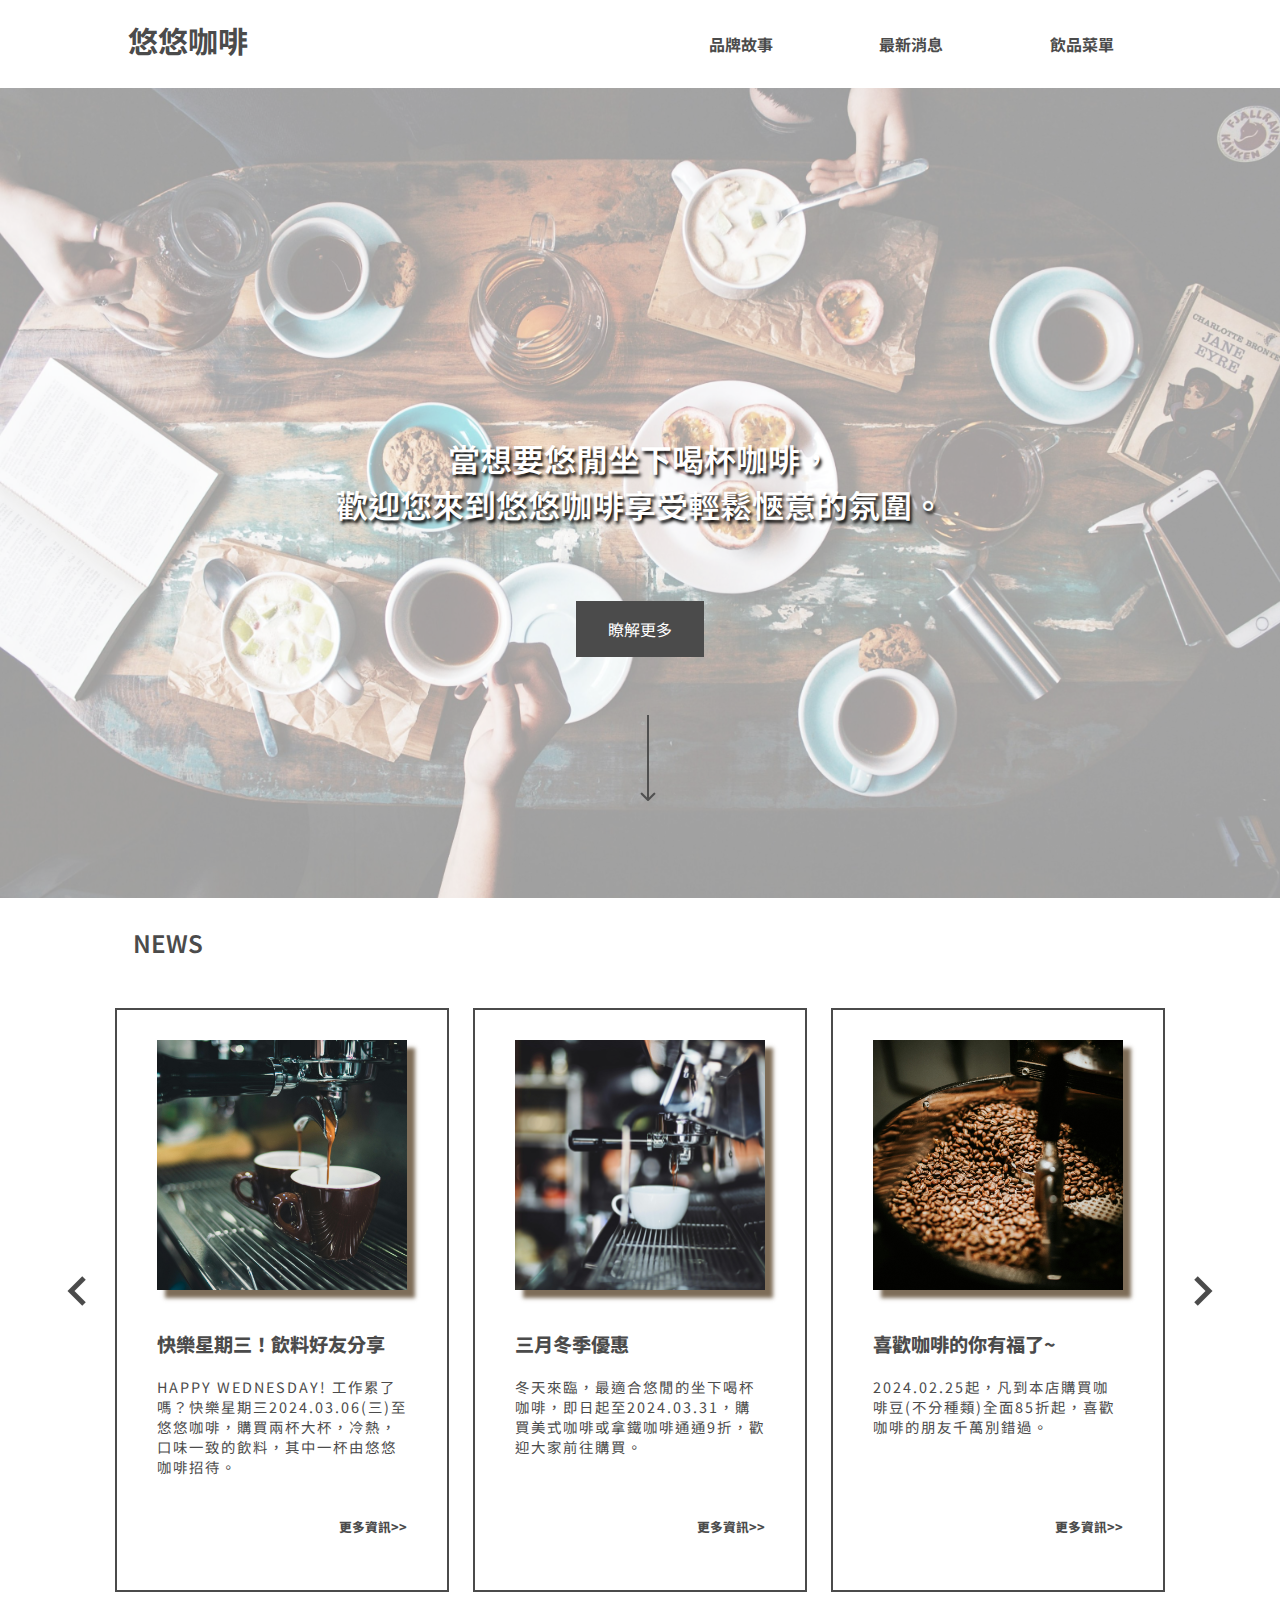
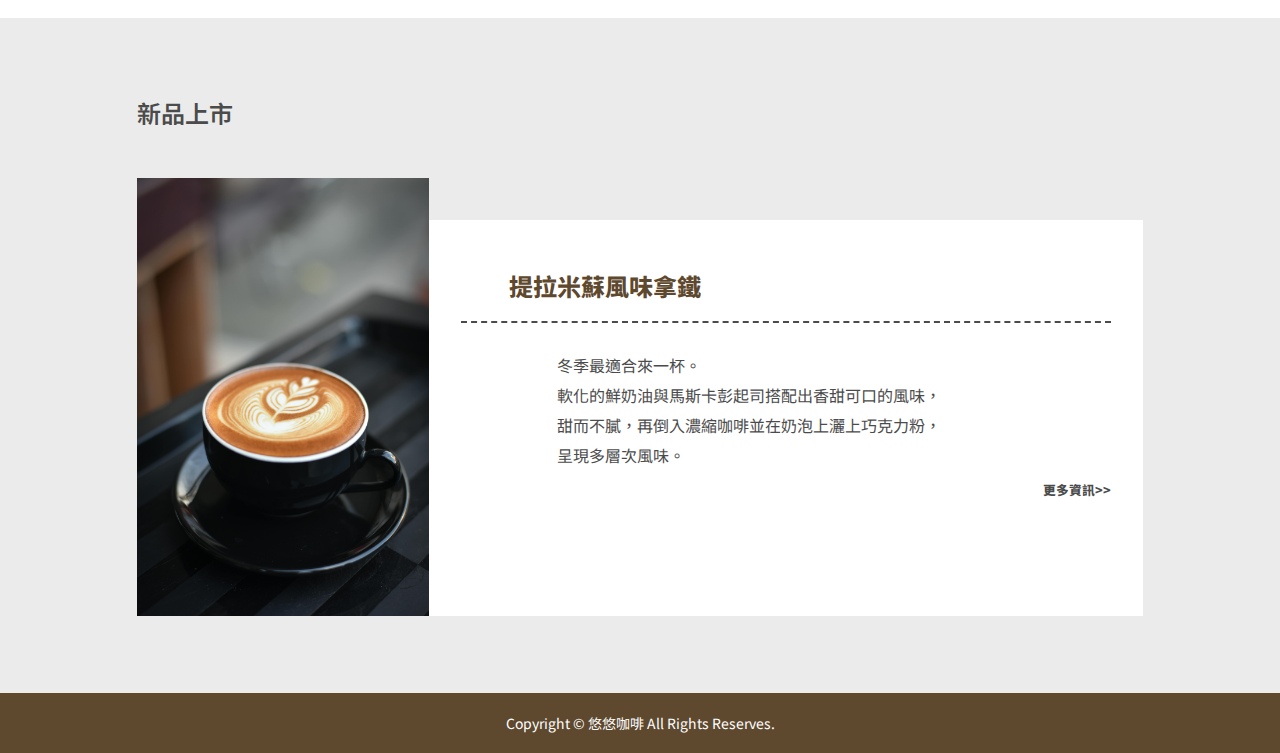
<file: index.html>
<!DOCTYPE html>
<html lang="zh-TW">
<head>
    <meta charset="UTF-8">
    <meta name="viewport" content="width=device-width, initial-scale=1.0">
    <link rel="stylesheet" href="css/style.css">
    <link rel="preconnect" href="https://fonts.googleapis.com">
    <link rel="preconnect" href="https://fonts.gstatic.com" crossorigin>
    <link href="https://fonts.googleapis.com/css2?family=Inter:wght@100..900&display=swap" rel="stylesheet">
    <link href="https://fonts.googleapis.com/css2?family=Noto+Sans+TC:wght@100..900&display=swap" rel="stylesheet">
    <title>悠悠咖啡</title>
</head>
<body>
    <header>
        <h1><a href="index.html">悠悠咖啡</a></h1>
        <nav>
            <ul>
                <li><a href="about.html">品牌故事</a></li>
                <li><a href="news.html">最新消息</a></li>
                <li><a href="meun.html">飲品菜單</a></li>
            </ul>
        </nav>
    </header>
    <main>
        <section class="block-1 flex">
            <div class="index-banner"></div>
            <div class="index-txt">
                <h2>當想要悠閒坐下喝杯咖啡，<br>歡迎您來到悠悠咖啡享受輕鬆愜意的氛圍。</h2>
                <a href="about.html">瞭解更多</a>
                <div class="arrow"></div>
            </div>
        </section>
        <section class="block-2 flex">
            <div>
                <h3>NEWS</h3>
                <div class="Wrapper">
                    <ul>
                        <li>
                            <div class="item">
                                <div class="item-Img">
                                    <img src="./images/news-1.jpg" alt="快樂星期三！飲料好友分享">
                                </div>
                                <div class="item-Txt">
                                    <p class="item-title">快樂星期三！飲料好友分享</p>
                                    <p class="item-text">HAPPY WEDNESDAY! 工作累了嗎？快樂星期三2024.03.06(三)至悠悠咖啡，購買兩杯大杯，冷熱，口味一致的飲料，其中一杯由悠悠咖啡招待。</p>
                                    <p class="more"><a href="news_content.html">更多資訊>></a></p>
                                </div>
                            </div>
                        </li>
                        <li>
                            <div class="item">
                                <div class="item-Img">
                                    <img src="./images/news-2.jpg" alt="三月冬季優惠">
                                </div>
                                <div class="item-Txt">
                                    <p class="item-title">三月冬季優惠</p>
                                    <p class="item-text">冬天來臨，最適合悠閒的坐下喝杯咖啡，即日起至2024.03.31，購買美式咖啡或拿鐵咖啡通通9折，歡迎大家前往購買。</p>
                                    <p class="more"><a href="#">更多資訊>></a></p>
                                </div>
                            </div>
                        </li>
                        <li>
                            <div class="item">
                                <div class="item-Img">
                                    <img src="./images/news-3.jpg" alt="喜歡咖啡的你有福了~">
                                </div>
                                <div class="item-Txt">
                                    <p class="item-title">喜歡咖啡的你有福了~</p>
                                    <p class="item-text">2024.02.25起，凡到本店購買咖啡豆(不分種類)全面85折起，喜歡咖啡的朋友千萬別錯過。</p>
                                    <p class="more"><a href="#">更多資訊>></a></p>
                                </div>
                            </div>
                        </li>
                    </ul>
                    <div class="item-control">
                        <a class="item-prev"></a>
                        <a class="item-next"></a>
                    </div>
                </div>
            </div>
        </section>
        <section class="block-3 flex bg--gray">
            <div class="introduce">
                <h3>新品上市</h3>
                <div class="commodity">
                    <div class="commodity-img">
                        <img src="./images/Tiramisu.jpg" alt="提拉米蘇風味拿鐵">
                    </div>
                    <div class="commodity-txt">
                        <p class="commodity-title">提拉米蘇風味拿鐵</p>
                        <p class="commodity-content">
                            冬季最適合來一杯。<br>
                            軟化的鮮奶油與馬斯卡彭起司搭配出香甜可口的風味，<br>
                            甜而不膩，再倒入濃縮咖啡並在奶泡上灑上巧克力粉，<br>
                            呈現多層次風味。
                        </p>
                        <p class="more"><a href="product.html">更多資訊>></a></p>
                    </div>
                </div>
            </div>
        </section>
    </main>
    <footer>
        <p>Copyright © 悠悠咖啡 All Rights Reserves.</p>
    </footer>
</body>
</html>
</file>
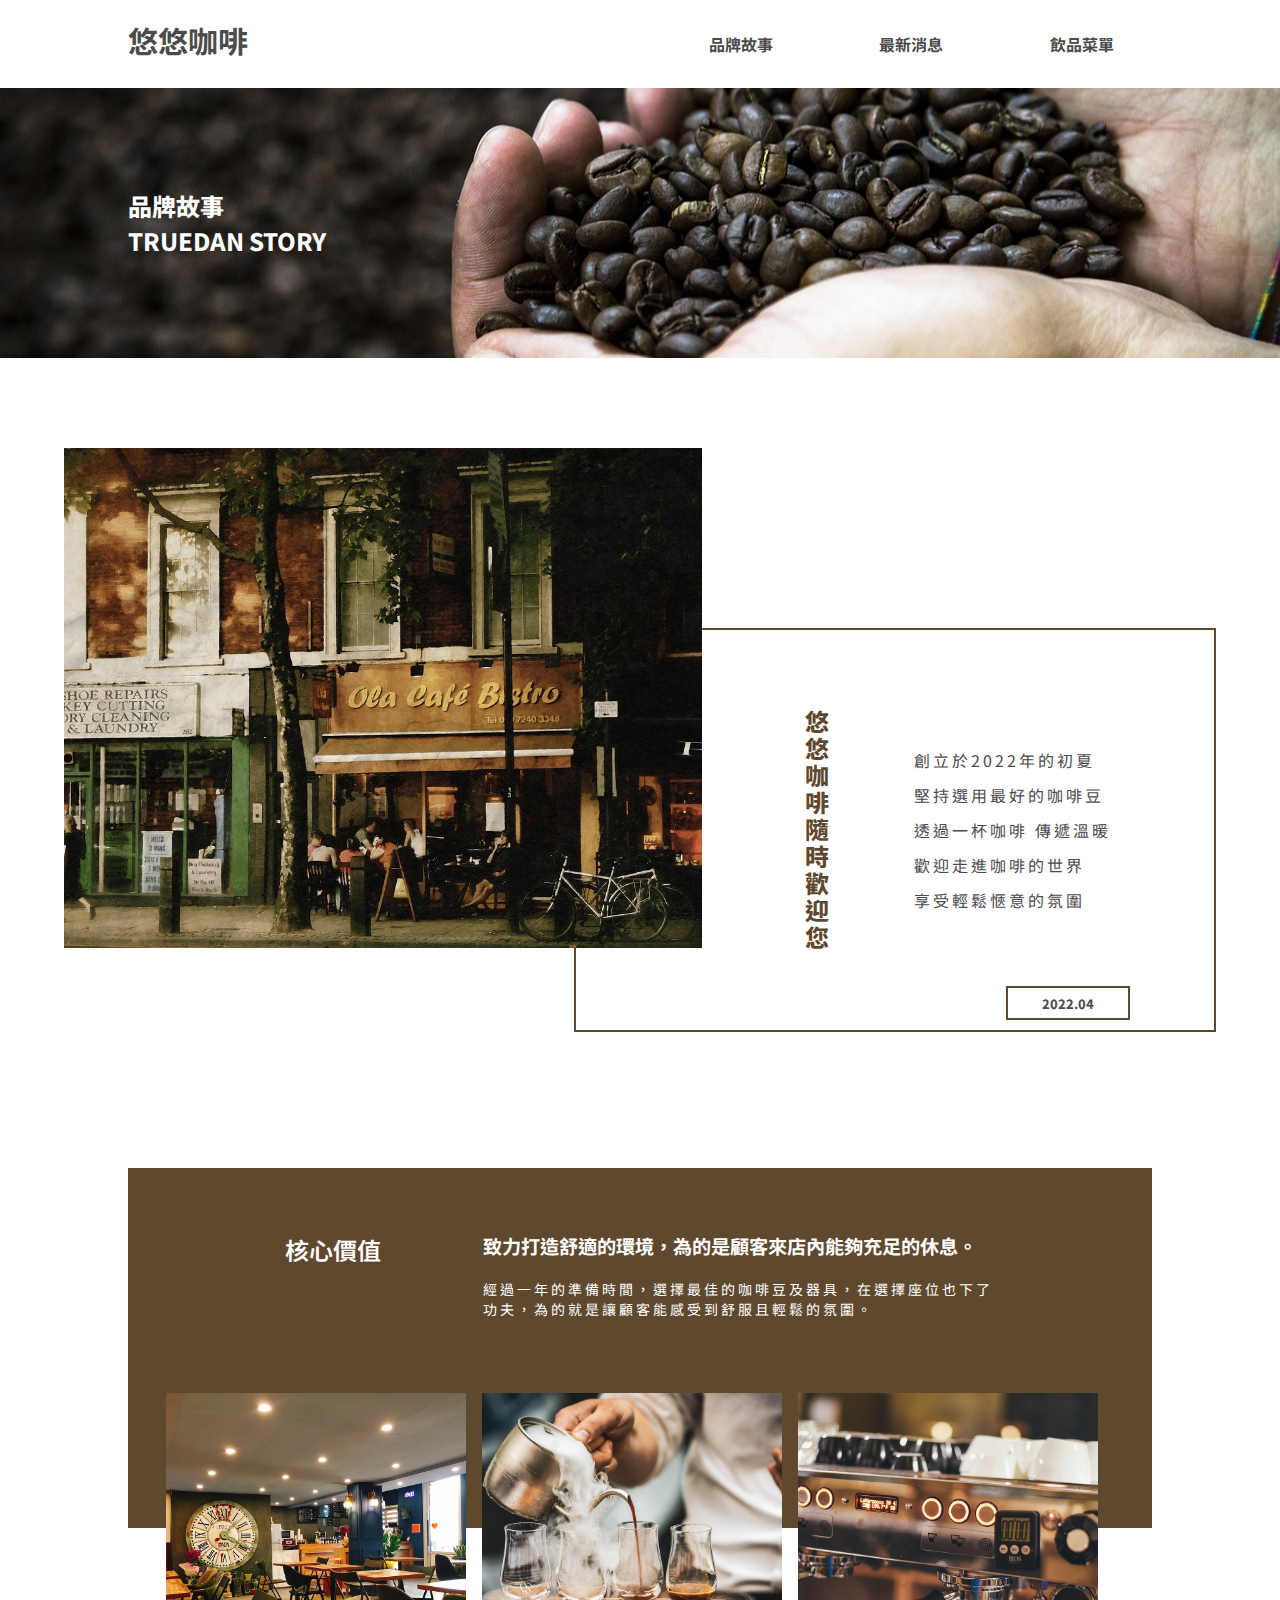
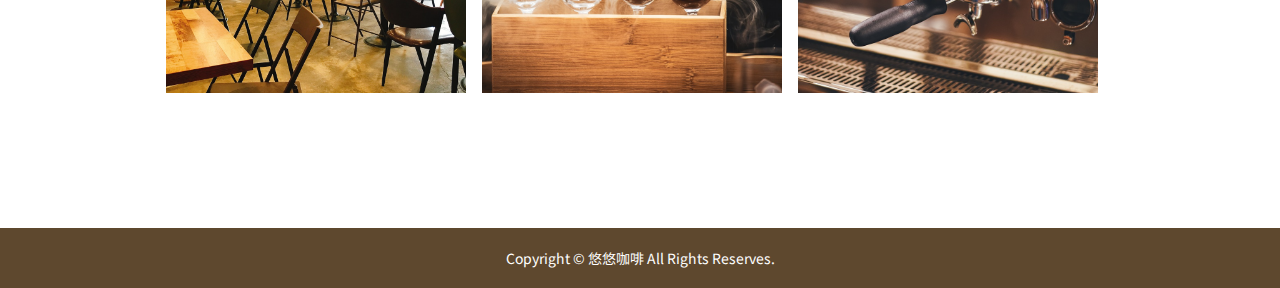
<file: about.html>
<!DOCTYPE html>
<html lang="zh-TW">
<head>
    <meta charset="UTF-8">
    <meta name="viewport" content="width=device-width, initial-scale=1.0">
    <link rel="stylesheet" href="css/style.css">
    <link rel="preconnect" href="https://fonts.googleapis.com">
    <link rel="preconnect" href="https://fonts.gstatic.com" crossorigin>
    <link href="https://fonts.googleapis.com/css2?family=Inter:wght@100..900&display=swap" rel="stylesheet">
    <link href="https://fonts.googleapis.com/css2?family=Noto+Sans+TC:wght@100..900&display=swap" rel="stylesheet">
    <title>悠悠咖啡</title>
</head>
<body>
    <header>
        <h1><a href="index.html">悠悠咖啡</a></h1>
        <nav>
            <ul>
                <li><a href="about.html">品牌故事</a></li>
                <li><a href="news.html">最新消息</a></li>
                <li><a href="meun.html">飲品菜單</a></li>
            </ul>
        </nav>
    </header>
    <main>
        <div class="banner banner-about">
            <p class="banner-title">品牌故事</p>
            <p class="banner-title">TRUEDAN STORY</p>
        </div>
        <section>
            <div class="about-content">
                <div class="about-img">
                    <img src="./images/store.jpg" alt="品牌故事">
                </div>
                <div class="about-introduce">
                    <p class="about-title">悠悠咖啡隨時歡迎您</p>
                    <div class="about-txt">
                        <p>創立於2022年的初夏</p>
                        <p>堅持選用最好的咖啡豆</p>
                        <p>透過一杯咖啡 傳遞溫暖</p>
                        <p>歡迎走進咖啡的世界</p>
                        <p>享受輕鬆愜意的氛圍</p>
                    </div>
                </div>
                <div class="year-label">
                    <p>2022.04</p>
                </div>
            </div>
        </section>
        <section>
            <div class="corevalue">
                <div class="corevalue-background bg--brown">
                    <div class="corevalue-txt">
                        <h3>核心價值</h3>
                        <div class="corevalue-content">
                            <h4>致力打造舒適的環境，為的是顧客來店內能夠充足的休息。</h4>
                            <p>經過一年的準備時間，選擇最佳的咖啡豆及器具，在選擇座位也下了功夫，為的就是讓顧客能感受到舒服且輕鬆的氛圍。</p>
                        </div>
                    </div>
                </div>
                <div class="corevalue-img">
                    <div><img src="./images/corevalue-1.jpg" alt="店面環境"></div>
                    <div><img src="./images/corevalue-2.jpg" alt="製作過程"></div>
                    <div><img src="./images/corevalue-3.jpg" alt="咖啡機"></div>
                </div>
            </div>
        </section>
    </main>
    <footer>
        <p>Copyright © 悠悠咖啡 All Rights Reserves.</p>
    </footer>
</body>
</html>
</file>
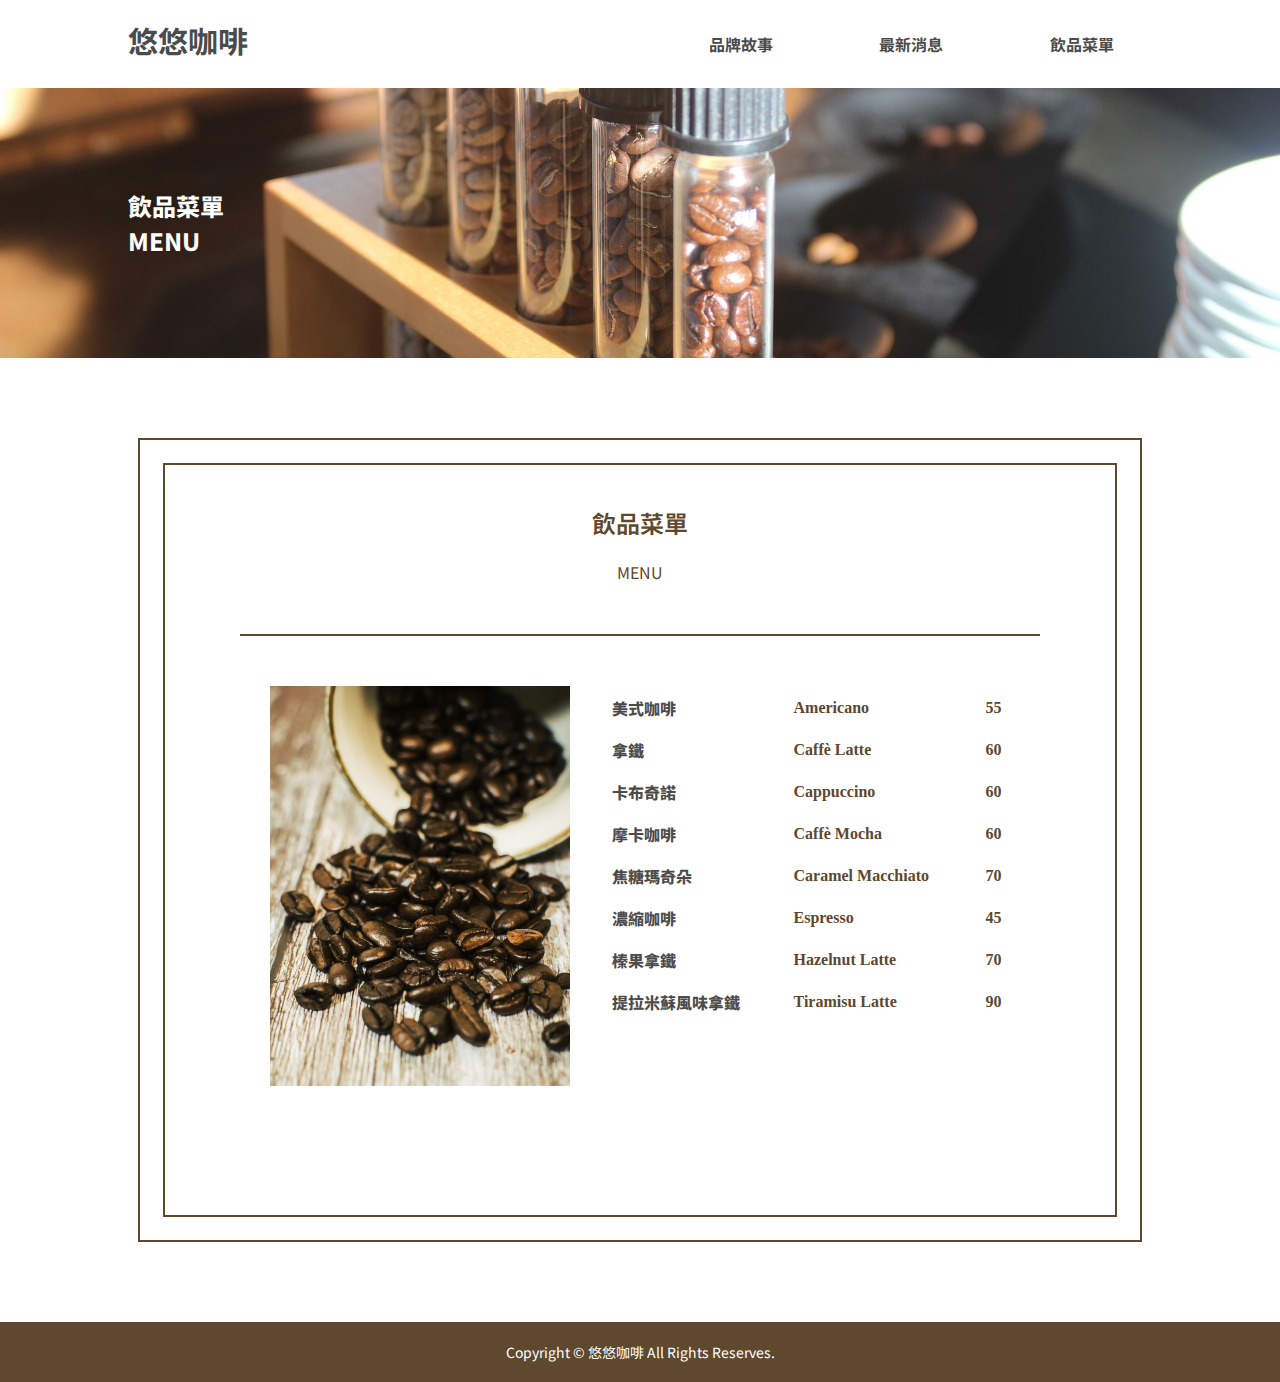
<file: meun.html>
<!DOCTYPE html>
<html lang="zh-TW">
<head>
    <meta charset="UTF-8">
    <meta name="viewport" content="width=device-width, initial-scale=1.0">
    <link rel="stylesheet" href="css/style.css">
    <link rel="preconnect" href="https://fonts.googleapis.com">
    <link rel="preconnect" href="https://fonts.gstatic.com" crossorigin>
    <link href="https://fonts.googleapis.com/css2?family=Inter:wght@100..900&display=swap" rel="stylesheet">
    <link href="https://fonts.googleapis.com/css2?family=Noto+Sans+TC:wght@100..900&display=swap" rel="stylesheet">
    <title>悠悠咖啡</title>
</head>
<body>
    <header>
        <h1><a href="index.html">悠悠咖啡</a></h1>
        <nav>
            <ul>
                <li><a href="about.html">品牌故事</a></li>
                <li><a href="news.html">最新消息</a></li>
                <li><a href="meun.html">飲品菜單</a></li>
            </ul>
        </nav>
    </header>
    <main>
        <div class="banner banner-meun">
            <p class="banner-title">飲品菜單</p>
            <p class="banner-title">MENU</p>
        </div>
        <section class="flex">
            <div class="menu flex border-solid">
                <div class="menu-box border-solid">
                    <div class="menu-title flex">
                        <h3>飲品菜單</h3>
                        <p>MENU</p>
                        <div class="menu-line"></div>
                    </div>
                    <div class="menu-content flex">
                        <div class="menu-img">
                            <img src="./images/menu.jpg" alt="飲品菜單">
                        </div>
                        <div class="menu-product">
                            <table>
                                <tbody>
                                    <tr>
                                        <td><a href="#">美式咖啡</a></td>
                                        <td>Americano</td>
                                        <td>55</td>
                                    </tr>
                                    <tr>
                                        <td><a href="#">拿鐵</a></td>
                                        <td>Caffè Latte</td>
                                        <td>60</td>
                                    </tr>
                                    <tr>
                                        <td><a href="#">卡布奇諾</a></td>
                                        <td>Cappuccino</td>
                                        <td>60</td>
                                    </tr>
                                    <tr>
                                        <td><a href="#">摩卡咖啡</a></td>
                                        <td>Caffè Mocha</td>
                                        <td>60</td>
                                    </tr>
                                    <tr>
                                        <td><a href="#">焦糖瑪奇朵</a></td>
                                        <td>Caramel Macchiato</td>
                                        <td>70</td>
                                    </tr>
                                    <tr>
                                        <td><a href="#">濃縮咖啡</a></td>
                                        <td>Espresso</td>
                                        <td>45</td>
                                    </tr>
                                    <tr>
                                        <td><a href="#">榛果拿鐵</a></td>
                                        <td>Hazelnut Latte</td>
                                        <td>70</td>
                                    </tr>
                                    <tr>
                                        <td><a href="product.html">提拉米蘇風味拿鐵</a></td>
                                        <td>Tiramisu Latte</td>
                                        <td>90</td>
                                    </tr>
                                </tbody>
                            </table>
                        </div>
                    </div>
                </div>
            </div>
        </section>
    </main>
    <footer>
        <p>Copyright © 悠悠咖啡 All Rights Reserves.</p>
    </footer>
</body>
</html>
</file>
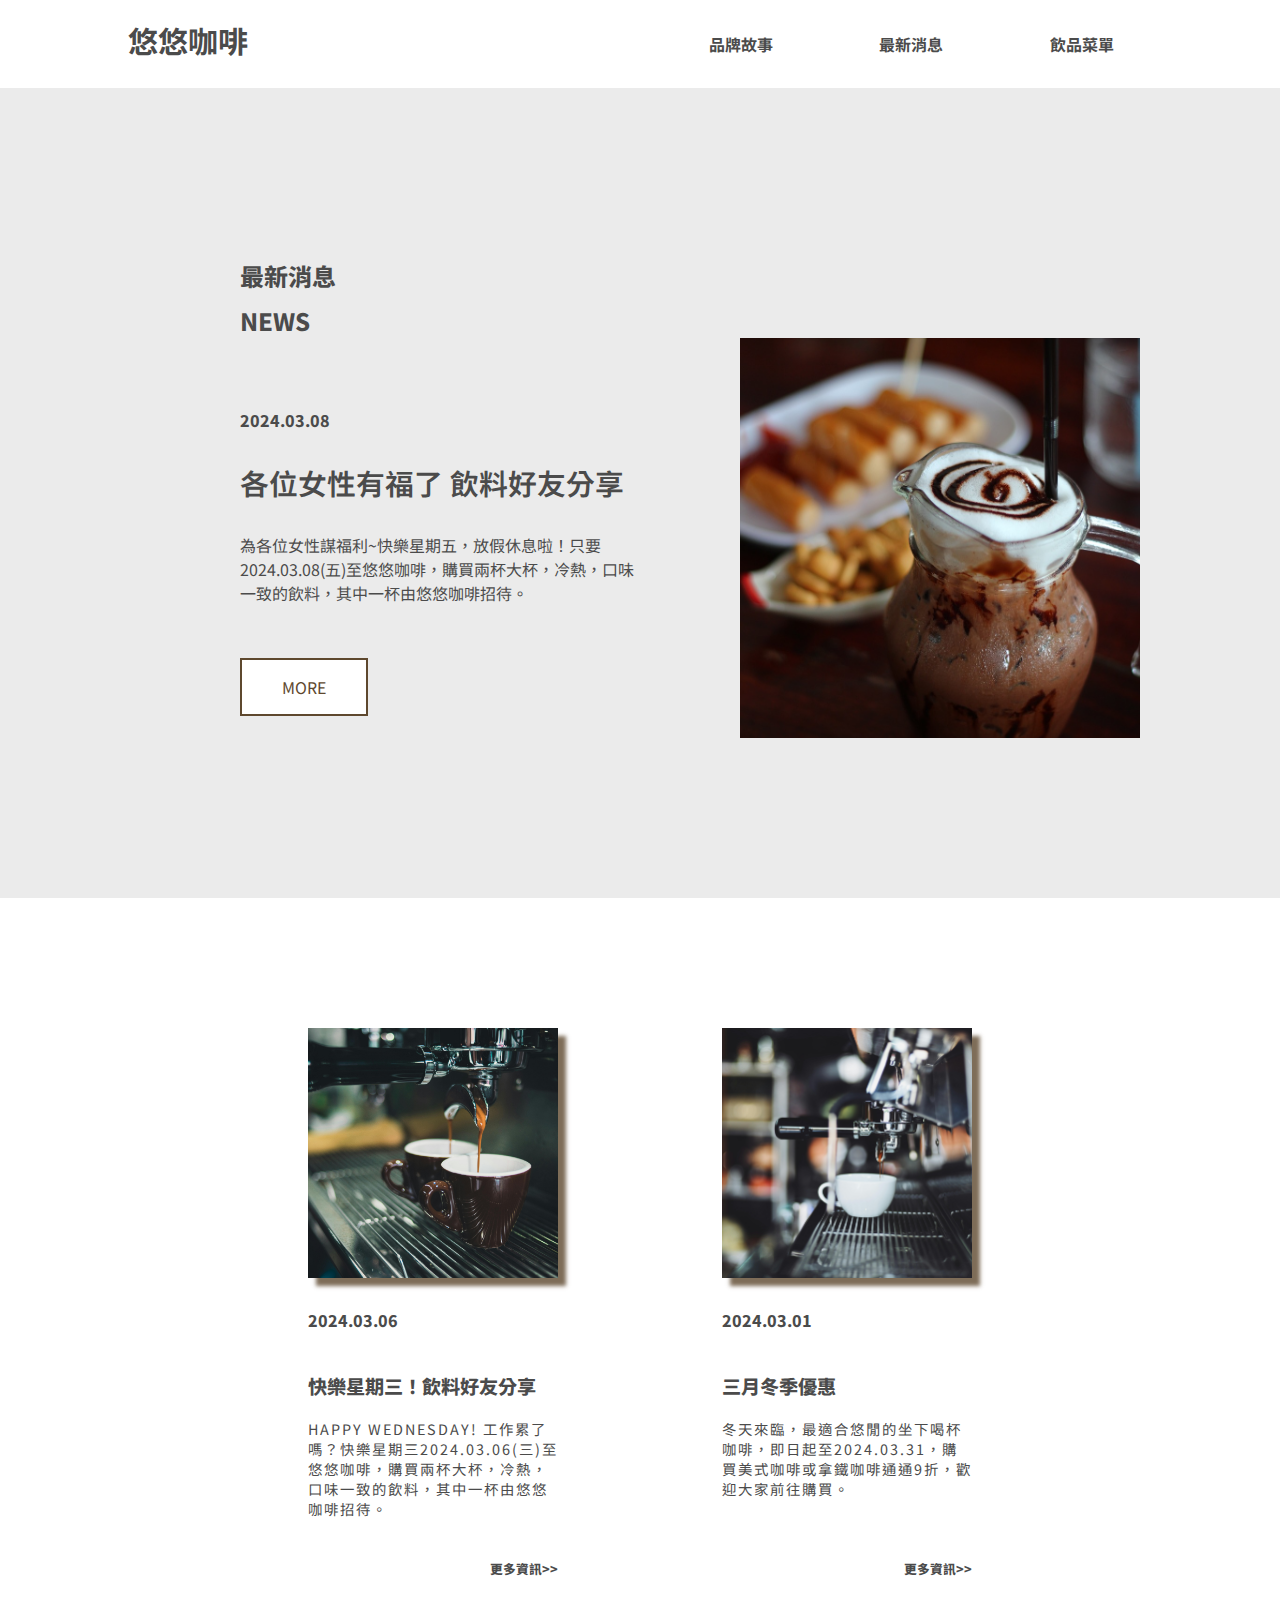
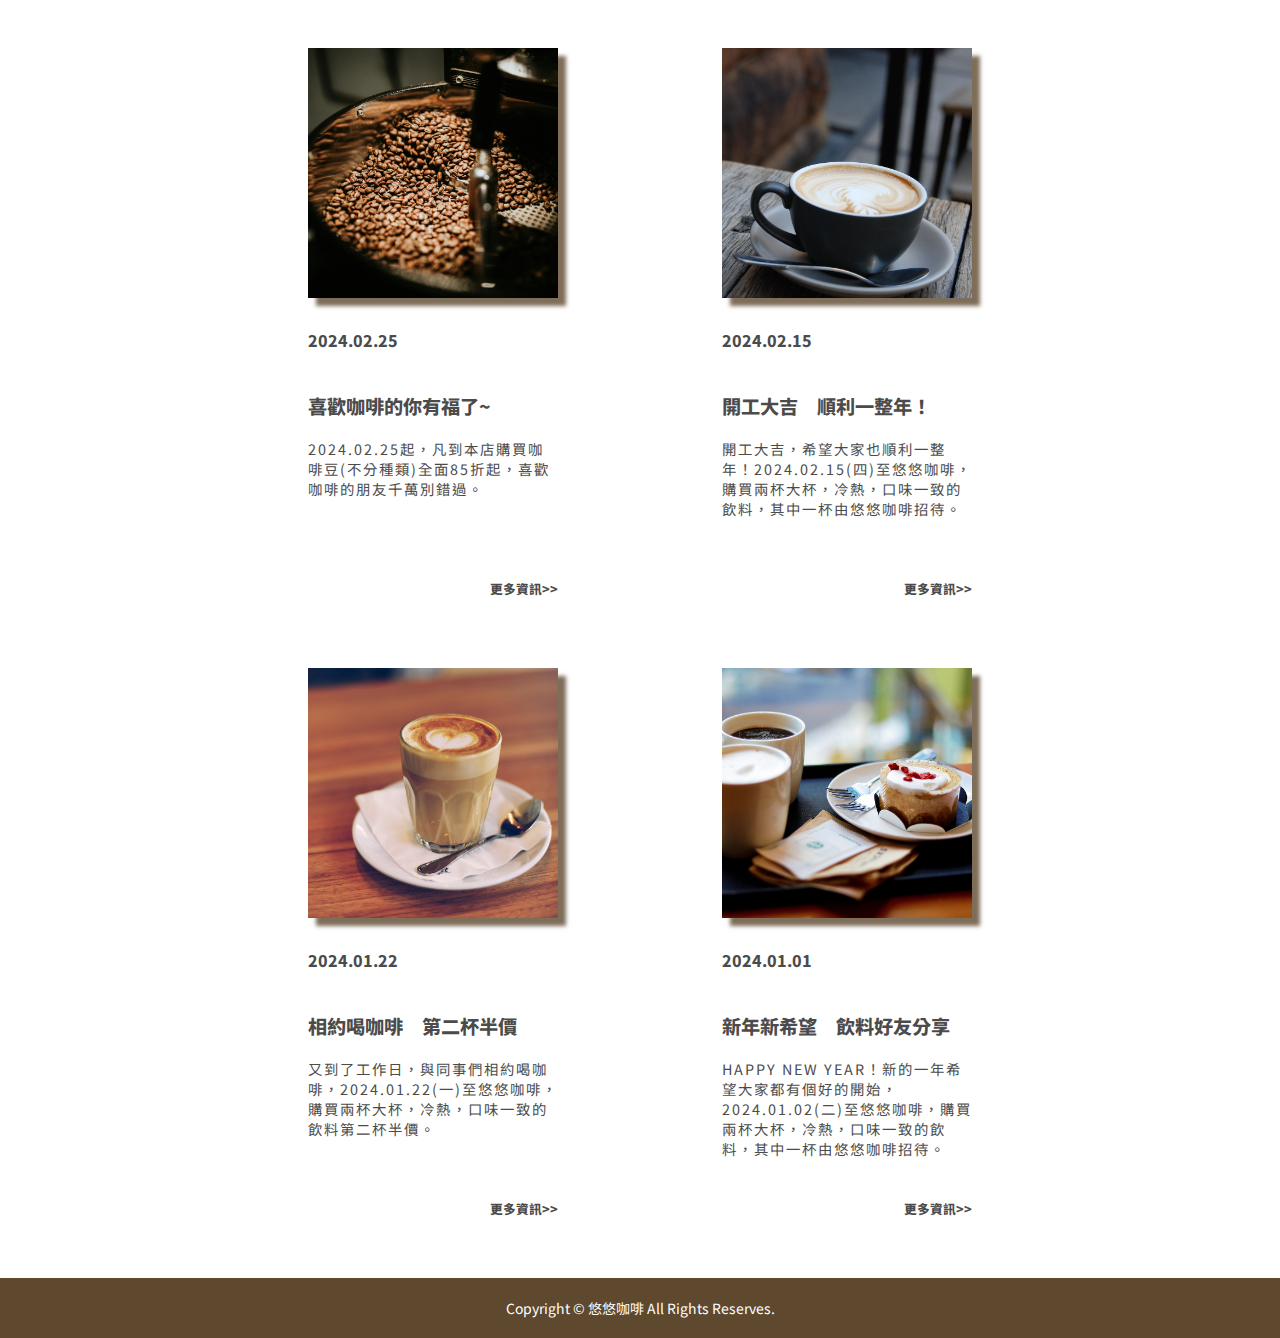
<file: news.html>
<!DOCTYPE html>
<html lang="zh-TW">
<head>
    <meta charset="UTF-8">
    <meta name="viewport" content="width=device-width, initial-scale=1.0">
    <link rel="stylesheet" href="css/style.css">
    <link rel="preconnect" href="https://fonts.googleapis.com">
    <link rel="preconnect" href="https://fonts.gstatic.com" crossorigin>
    <link href="https://fonts.googleapis.com/css2?family=Inter:wght@100..900&display=swap" rel="stylesheet">
    <link href="https://fonts.googleapis.com/css2?family=Noto+Sans+TC:wght@100..900&display=swap" rel="stylesheet">
    <title>悠悠咖啡</title>
</head>
<body>
    <header>
        <h1><a href="index.html">悠悠咖啡</a></h1>
        <nav>
            <ul>
                <li><a href="about.html">品牌故事</a></li>
                <li><a href="news.html">最新消息</a></li>
                <li><a href="meun.html">飲品菜單</a></li>
            </ul>
        </nav>
    </header>
    <main>
        <section class="bg--gray flex">
            <div class="content flex info-block1">
                <div class="info-title">
                    <p>最新消息</p>
                    <p>NEWS</p>
                </div>
                <div class="flex info-txt">
                    <div class="info-top-txt">
                        <p class="blod">2024.03.08</p>
                        <h2>各位女性有福了 飲料好友分享</h2>
                        <p>為各位女性謀福利~快樂星期五，放假休息啦！只要2024.03.08(五)至悠悠咖啡，購買兩杯大杯，冷熱，口味一致的飲料，其中一杯由悠悠咖啡招待。</p>
                        <div class="more-button">
                            <a href="news_top.html">MORE</a>
                        </div>
                    </div>
                    <div class="info-head-img">
                        <img src="./images/news-top.jpg" alt="各位女性有福了 飲料好友分享">
                    </div>
                </div>
            </div>
        </section>
        <section class="flex">
            <div class="info-block2 flex Wrapper">
                <ul>
                    <li>
                        <div class="item">
                            <div class="item-Img">
                                <img src="./images/news-1.jpg" alt="快樂星期三！飲料好友分享">
                            </div>
                            <div class="item-date">
                                <p class="blod">2024.03.06</p>
                            </div>
                            <div class="item-Txt">
                                <p class="item-title">快樂星期三！飲料好友分享</p>
                                <p class="item-text">HAPPY WEDNESDAY! 工作累了嗎？快樂星期三2024.03.06(三)至悠悠咖啡，購買兩杯大杯，冷熱，口味一致的飲料，其中一杯由悠悠咖啡招待。</p>
                                <p class="more"><a href="news_content.html">更多資訊>></a></p>
                            </div>
                        </div>
                    </li>
                    <li>
                        <div class="item">
                            <div class="item-Img">
                                <img src="./images/news-2.jpg" alt="三月冬季優惠">
                            </div>
                            <div class="item-date">
                                <p class="blod">2024.03.01</p>
                            </div>
                            <div class="item-Txt">
                                <p class="item-title">三月冬季優惠</p>
                                <p class="item-text">冬天來臨，最適合悠閒的坐下喝杯咖啡，即日起至2024.03.31，購買美式咖啡或拿鐵咖啡通通9折，歡迎大家前往購買。</p>
                                <p class="more"><a href="#">更多資訊>></a></p>
                            </div>
                        </div>
                    </li>
                    <li>
                        <div class="item">
                            <div class="item-Img">
                                <img src="./images/news-3.jpg" alt="喜歡咖啡的你有福了~">
                            </div>
                            <div class="item-date">
                                <p class="blod">2024.02.25</p>
                            </div>
                            <div class="item-Txt">
                                <p class="item-title">喜歡咖啡的你有福了~</p>
                                <p class="item-text">2024.02.25起，凡到本店購買咖啡豆(不分種類)全面85折起，喜歡咖啡的朋友千萬別錯過。</p>
                                <p class="more"><a href="#">更多資訊>></a></p>
                            </div>
                        </div>
                    </li>
                    <li>
                        <div class="item">
                            <div class="item-Img">
                                <img src="./images/news-4.jpg" alt="開工大吉　順利一整年！">
                            </div>
                            <div class="item-date">
                                <p class="blod">2024.02.15</p>
                            </div>
                            <div class="item-Txt">
                                <p class="item-title">開工大吉　順利一整年！</p>
                                <p class="item-text">開工大吉，希望大家也順利一整年！2024.02.15(四)至悠悠咖啡，購買兩杯大杯，冷熱，口味一致的飲料，其中一杯由悠悠咖啡招待。</p>
                                <p class="more"><a href="#">更多資訊>></a></p>
                            </div>
                        </div>
                    </li>
                    <li>
                        <div class="item">
                            <div class="item-Img">
                                <img src="./images/news-5.jpg" alt="" class="img-bottom">
                            </div>
                            <div class="item-date">
                                <p class="blod">2024.01.22</p>
                            </div>
                            <div class="item-Txt">
                                <p class="item-title">相約喝咖啡　第二杯半價</p>
                                <p class="item-text">又到了工作日，與同事們相約喝咖啡，2024.01.22(一)至悠悠咖啡，購買兩杯大杯，冷熱，口味一致的飲料第二杯半價。</p>
                                <p class="more"><a href="#">更多資訊>></a></p>
                            </div>
                        </div>
                    </li>
                    <li>
                        <div class="item">
                            <div class="item-Img">
                                <img src="./images/news-6.jpg" alt="">
                            </div>
                            <div class="item-date">
                                <p class="blod">2024.01.01</p>
                            </div>
                            <div class="item-Txt">
                                <p class="item-title">新年新希望　飲料好友分享</p>
                                <p class="item-text">HAPPY NEW YEAR！新的一年希望大家都有個好的開始，2024.01.02(二)至悠悠咖啡，購買兩杯大杯，冷熱，口味一致的飲料，其中一杯由悠悠咖啡招待。</p>
                                <p class="more"><a href="#">更多資訊>></a></p>
                            </div>
                        </div>
                    </li>
                </ul>
                <div class="item-control">
                    <a class="item-prev"></a>
                    <a class="item-next"></a>
                </div>
            </div>
        </section>
    </main>
    <footer>
        <p>Copyright © 悠悠咖啡 All Rights Reserves.</p>
    </footer>
</body>
</html>
</file>
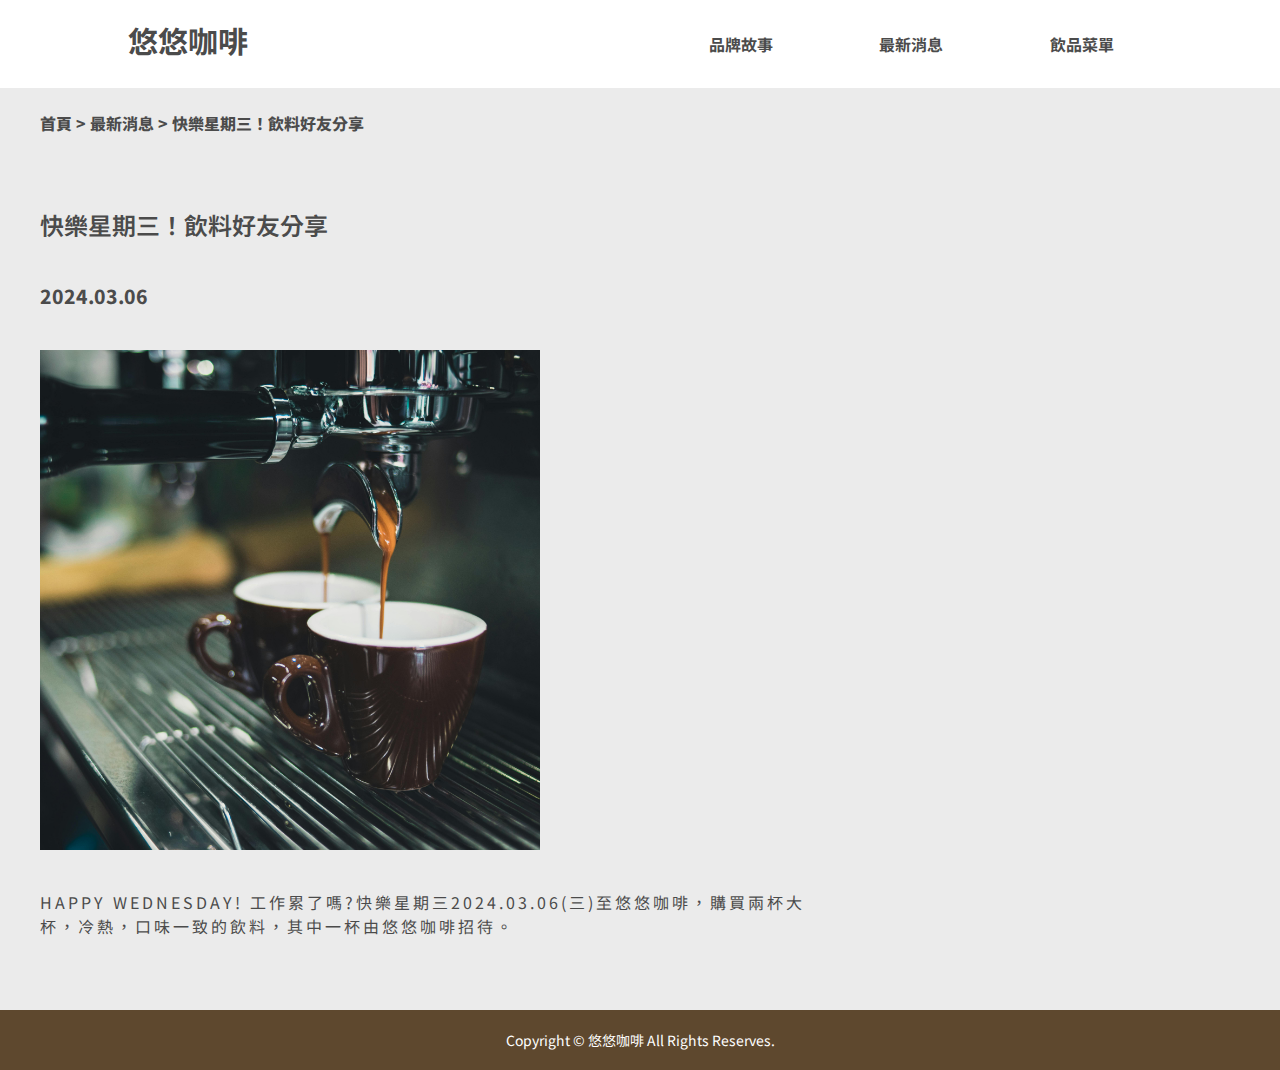
<file: news_content.html>
<!DOCTYPE html>
<html lang="zh-TW">
<head>
    <meta charset="UTF-8">
    <meta name="viewport" content="width=device-width, initial-scale=1.0">
    <link rel="stylesheet" href="css/style.css">
    <link rel="preconnect" href="https://fonts.googleapis.com">
    <link rel="preconnect" href="https://fonts.gstatic.com" crossorigin>
    <link href="https://fonts.googleapis.com/css2?family=Inter:wght@100..900&display=swap" rel="stylesheet">
    <link href="https://fonts.googleapis.com/css2?family=Noto+Sans+TC:wght@100..900&display=swap" rel="stylesheet">
    <title>悠悠咖啡</title>
</head>
<body>
    <header>
        <h1><a href="index.html">悠悠咖啡</a></h1>
        <nav>
            <ul>
                <li><a href="about.html">品牌故事</a></li>
                <li><a href="news.html">最新消息</a></li>
                <li><a href="meun.html">飲品菜單</a></li>
            </ul>
        </nav>
    </header>
    <main>
        <div class="flex bg--gray">
            <div class="content">
                <div class="link">
                    <ul>
                        <li>
                            <a href="index.html">首頁 ></a>
                        </li>
                        <li>
                            <a href="news.html">最新消息 ></a>
                        </li>
                        <li>
                            <a href="news_content.html">快樂星期三！飲料好友分享</a>
                        </li>
                    </ul>
                </div>
                <div class="news-txt">
                    <h3>快樂星期三！飲料好友分享</h3>
                    <p class="news-date">2024.03.06</p>
                    <div class="news-img"><img src="./images/news-1.jpg" alt="快樂星期三！飲料好友分享"></div>
                    <p class="news-information">HAPPY WEDNESDAY! 工作累了嗎?快樂星期三2024.03.06(三)至悠悠咖啡，購買兩杯大杯，冷熱，口味一致的飲料，其中一杯由悠悠咖啡招待。</p>
                </div>            
            </div>
        </div>
    </main>
    <footer>
        <p>Copyright © 悠悠咖啡 All Rights Reserves.</p>
    </footer>
</body>
</html>
</file>
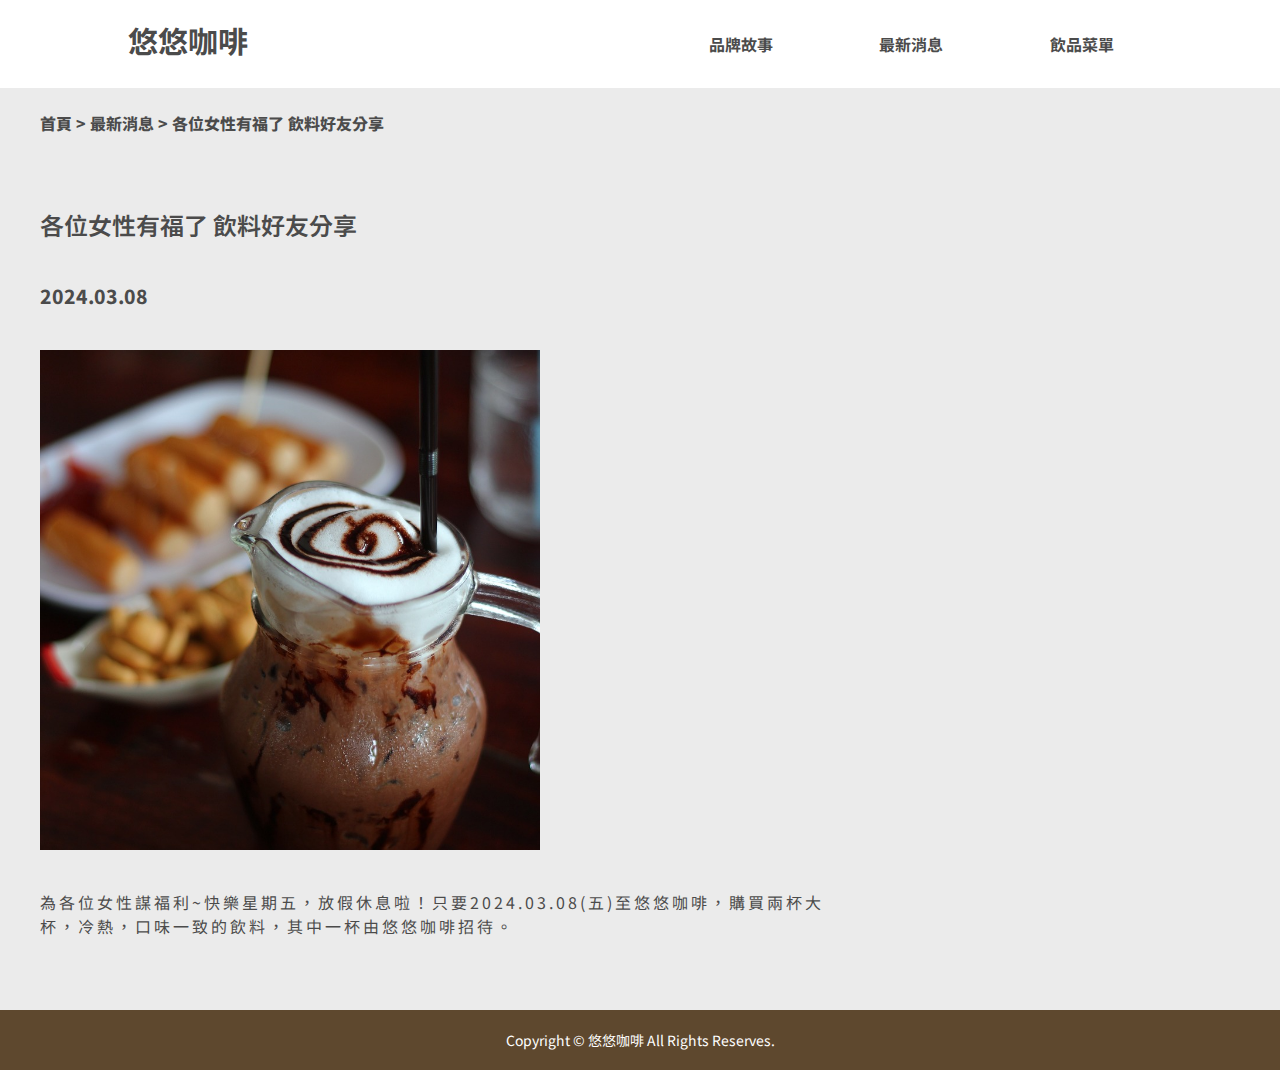
<file: news_top.html>
<!DOCTYPE html>
<html lang="zh-TW">
<head>
    <meta charset="UTF-8">
    <meta name="viewport" content="width=device-width, initial-scale=1.0">
    <link rel="stylesheet" href="css/style.css">
    <link rel="preconnect" href="https://fonts.googleapis.com">
    <link rel="preconnect" href="https://fonts.gstatic.com" crossorigin>
    <link href="https://fonts.googleapis.com/css2?family=Inter:wght@100..900&display=swap" rel="stylesheet">
    <link href="https://fonts.googleapis.com/css2?family=Noto+Sans+TC:wght@100..900&display=swap" rel="stylesheet">
    <title>悠悠咖啡</title>
</head>
<body>
    <header>
        <h1><a href="index.html">悠悠咖啡</a></h1>
        <nav>
            <ul>
                <li><a href="about.html">品牌故事</a></li>
                <li><a href="news.html">最新消息</a></li>
                <li><a href="meun.html">飲品菜單</a></li>
            </ul>
        </nav>
    </header>
    <main>
        <div class="flex bg--gray">
            <div class="content">
                <div class="link">
                    <ul>
                        <li>
                            <a href="index.html">首頁 ></a>
                        </li>
                        <li>
                            <a href="news.html">最新消息 ></a>
                        </li>
                        <li>
                            <a href="news_content.html">各位女性有福了 飲料好友分享</a>
                        </li>
                    </ul>
                </div>
                <div class="news-txt">
                    <h3>各位女性有福了 飲料好友分享</h3>
                    <p class="news-date">2024.03.08</p>
                    <div class="news-img"><img src="./images/news-top.jpg" alt="各位女性有福了 飲料好友分享"></div>
                    <p class="news-information">為各位女性謀福利~快樂星期五，放假休息啦！只要2024.03.08(五)至悠悠咖啡，購買兩杯大杯，冷熱，口味一致的飲料，其中一杯由悠悠咖啡招待。</p>
                </div>            
            </div>
        </div>
    </main>
    <footer>
        <p>Copyright © 悠悠咖啡 All Rights Reserves.</p>
    </footer>
</body>
</html>
</file>
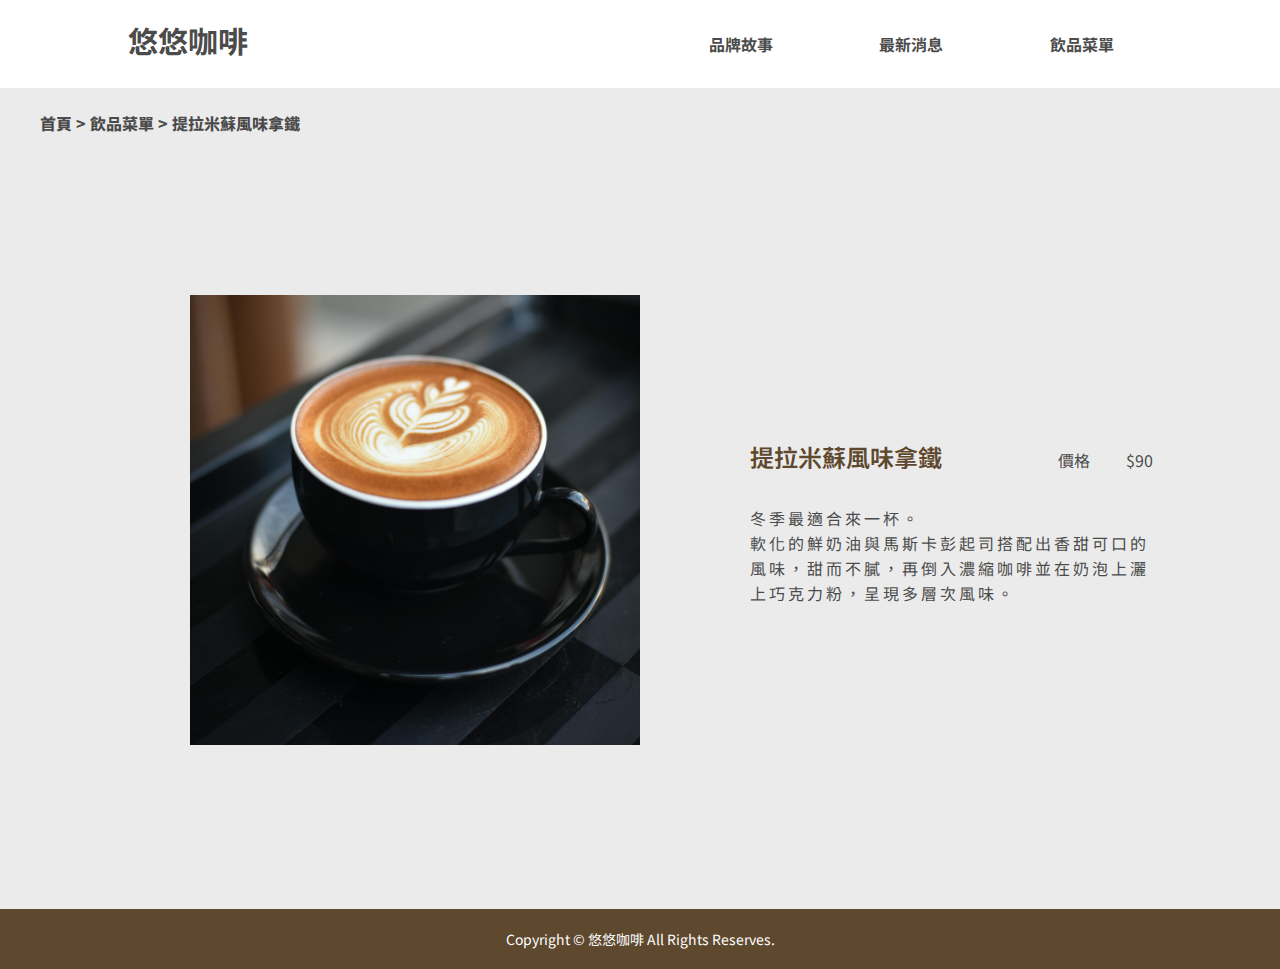
<file: product.html>
<!DOCTYPE html>
<html lang="zh-TW">
<head>
    <meta charset="UTF-8">
    <meta name="viewport" content="width=device-width, initial-scale=1.0">
    <link rel="stylesheet" href="css/style.css">
    <link rel="preconnect" href="https://fonts.googleapis.com">
    <link rel="preconnect" href="https://fonts.gstatic.com" crossorigin>
    <link href="https://fonts.googleapis.com/css2?family=Inter:wght@100..900&display=swap" rel="stylesheet">
    <link href="https://fonts.googleapis.com/css2?family=Noto+Sans+TC:wght@100..900&display=swap" rel="stylesheet">
    <title>悠悠咖啡</title>
</head>
<body>
    <header>
        <h1><a href="index.html">悠悠咖啡</a></h1>
        <nav>
            <ul>
                <li><a href="about.html">品牌故事</a></li>
                <li><a href="news.html">最新消息</a></li>
                <li><a href="meun.html">飲品菜單</a></li>
            </ul>
        </nav>
    </header>
    <main>
        <section>
            <div class="flex bg--gray">
                <div class="content">
                    <div class="link">
                        <ul>
                            <li>
                                <a href="index.html">首頁 ></a>
                            </li>
                            <li>
                                <a href="meun.html">飲品菜單 ></a>
                            </li>
                            <li>
                                <a href="product.html">提拉米蘇風味拿鐵</a>
                            </li>
                        </ul>
                    </div>
                    <div class="flex product-content">
                        <div class="product-background">
                            <div class="product-img"><img src="./images/Tiramisu.jpg" alt="提拉米蘇風味拿鐵"></div>
                        </div>
                        <div class="product-txt">
                            <div class="product-title">
                                <ul>
                                    <li>
                                        <h3>提拉米蘇風味拿鐵</h3>
                                    </li>
                                    <li>
                                        <p>價格</p>
                                    </li>
                                    <li>
                                        <p>$90</p>
                                    </li>
                                </ul>
                            </div>
                            <div class="product-introduce">
                                <p>冬季最適合來一杯。</p>
                                <p>軟化的鮮奶油與馬斯卡彭起司搭配出香甜可口的風味，甜而不膩，再倒入濃縮咖啡並在奶泡上灑上巧克力粉，呈現多層次風味。</p>
                            </div>
                        </div>
                    </div>        
                </div>
            </div>
        </section>
    </main>
    <footer>
        <p>Copyright © 悠悠咖啡 All Rights Reserves.</p>
    </footer>
</body>
</html>
</file>
<file: css/style.css>
* {
    padding: 0;
    margin: 0;
}

body {
    background-color: #fff;
}

header {
    width: 100%;
    height: 5.5em;
    background-color: #fff;
    z-index: 999;
}

section {
    width: 100%;
    height: 100%;
}

h1, h2, h3, h4, h5, p, a {
    font-family: "Noto Sans TC", "Inter", sans-serif;
    color: #4b4b4b;
}

h1, h2, h3 {
    font-weight: 600;
}

h1 {
    font-size: 2em;
}

h2 {
    font-size: 2em;
}

h3 {
    font-size: 1.5em;
}

p {
    font-size: 1em;
}

a {
    font-size: 1em;
    text-decoration: none;
}

a:hover {
    color: #AA5C00;
    font-weight: 800;
}

img {
    width: 100%;
    height: 100%;
    object-fit: cover;
    display: block;
}

header h1 {
    position: absolute;
    left: 10vw;
    top: 0;
    line-height: 80px;
}

header a {
    font-weight: 700;
}


header ul {
    position: absolute;
    top: 2em;
    right: 5vw;
}

header li {
    display: inline;
    margin-right: 8vw;
}


footer {
    background-color: #5E482E;
    padding: 20px;
    text-align: center;
}

footer p {
    color: #fff;
    font-size: 14px;
}

.blod {
    font-weight: 800;
}

.bg--gray {
    background-color: #EBEBEB;
}

.bg--brown {
    background-color: #5E482E;
}

.flex {
    display: flex;
    align-items: center;
    justify-content: center;
}

.flex-column {
    flex-direction: column;
}

.content {
    width: 1200px;
    height: auto;
}

.text-center {
    text-align: center;
}

.text-right {
    text-align: right;
}

.text-left {
    text-align: left;
}

.img-bottom {
    object-position: bottom;
}

@media screen and (max-width: 1500px) {
    header h1 {
        font-size: 30px;
    }
}

@media screen and (max-width: 768px) {
    header h1 {
        font-size: 25px;
    }

    nav a {
        font-size: 14px;
    }
}

@media screen and (max-width: 576px) {
    header li {
        margin-right: 5vw;
    }
}

/*--   首頁   --*/

.block-1 {
    color: #fff;
    text-align: center;
}

.index-banner {
    width: 100%;
    height: 90vh;
    background-image: url("../images/banner.jpg");
    background-repeat: no-repeat;
    background-position: center;
    background-size: cover;
    opacity: 40%;
}

.index-txt {
    width: 100%;
    height: auto;
    position: absolute;
}

.index-txt h2 {
    color: #fff;
    font-weight: 600;
    text-shadow: 0.05em 0.1em 0.1em black;
}

.index-txt a {
    color: #fff;
    text-decoration: none;
    padding: 1em 2em;
    background-color: #4b4b4b;
    position: relative;
    top: 10vh;
}

.index-txt a:hover {
    background-color: #fff;
    border: 2px solid #4b4b4b;
    color: #4b4b4b;
    font-weight: 800;
}

.arrow {
    width: 20px;
    height: 100px;
    background-image: url("../images/arrow.png");
    background-repeat: no-repeat;
    position: absolute;
    left: 50%;
    top: 280px;
    animation-name: down;
    animation-duration: 2s;
    animation-iteration-count: infinite;
    animation-direction: alternate;
}

.block-2 {
    width: 100%;
    height: 100vh;
    background-color: #fff;
}

.block-2 h3 {
    margin-left: 30px;
}

.block-2 ul {
    width: 100%;
    height: 100%;
    display: inline-flex;
    margin-top: 3em;
}

.block-2 li {
    display: inline;
    border: 2px solid #4b4b4b;
    margin: 0 30px;
}

.Wrapper {
    position: relative;
}

.item {
    width: 300px;
    height: 550px;
    padding: 30px 40px;
}

.item-Img {
    width: 300px;
    height: 300px;
    box-shadow:8px 8px 4px rgba(94,72,46,.8);
}

.item-date {
    margin-top: 30px;
}

.item-Txt {
    margin-top: 40px;
}

.item-title {
    font-size: 1.2em;
    font-weight: 800;
    margin: 1em 0;
}

.item-text {
    height: 130px;
    font-size: 0.9em;
    letter-spacing: 2px;
    line-height: 20px;
}

.item-control > .item-prev {
    background-position: 30px 0;
    left: -60px;
}

.item-control > .item-next {
    background-position: 0 0;
    right: -60px;
}

.item-prev , .item-next {
    width: 30px;
    height: 30px;
    display: block;
    background-image: url(../images/control.png);
    cursor: pointer;
    position: absolute;
    top: 50%;
    z-index: 99;
}


.more {
    font-size: 0.8em;
    font-weight: 800;
    text-align: right;
    margin-top: 10px;
}

.block-3 {
    width: 100%;
    height: 75vh;
}

.introduce {
    padding: 50px;
}

.introduce h3 {
    margin-bottom: 2em;
}

.commodity {
    display: flex;
    justify-content: center;
    align-items: end;
}

.commodity-img {
    width: 292px;
    height: auto;
}

.commodity-txt {
    width: 650px;
    height: 300px;
    padding: 3em 2em;
    background-color: #fff;
}

.commodity-content {
    margin-left: 6em;
    line-height: 30px;
}

.commodity-title {
    color: #5E482E;
    font-size: 1.5em;
    font-weight: 800;
    text-indent: 2em;
    padding-bottom: 2vh;
    margin-bottom: 3vh;
    border-bottom: 2px dashed #4b4b4b;
}



@media screen and (max-width: 1500px) {
    .block-2 {
        height: 80vh;
    }

    .block-2 li {
        margin: 0 12px;
    }

    .item {
        width: 250px;
        height: 520px;
    }
    
    .item-Img {
        width: 250px;
        height: 250px;
    }

    .item-control > .item-prev {
        left: -40px;
    }
    
    .item-control > .item-next {
        right: -40px;
    }
}

@media screen and (max-width: 1200px) {
    .block-2 ul {
        width: 670px;
        overflow-x: hidden;
    }

    .block-2 li {
        margin: 0 20px;
    }

    .item {
        width: 220px;
    }

    .item-Img {
        width: 220px;
        height: 220px;
    }

    .commodity-img {
        width: 260px;
    }
    
    .commodity-txt {
        width: 400px;
        height: 250px;
    }
    
    .commodity-content {
        margin-left: 2em;
        font-size: 14px;
    }
    
    .commodity-title {
        font-size: 1.2em;
        text-indent: 1em;
    }
}

@media screen and (max-width: 768px) {
    .index-txt h2 {
        font-size: 1.5em;
    }

    .index-txt a {
        font-size: 14px;
        padding: .8em 1.5em;
    }

    .block-2 ul {
        width: 450px;
        height: 600px;
    }

    .block-2 li {
        margin: 0 40px;
    }

    .item {
        width: 250px;
        height: 450px;
    }
    
    .item-Img {
        width: 250px;
        height: 250px;
    }

    .item-control > .item-prev {
        left: -20px;
    }
    
    .item-control > .item-next {
        right: -20px;
    }

    .block-3 {
        height: 100vh;
    }

    .introduce {
        padding: 2vh;
    }

    .commodity {
        width: 350px;
        height: 750px;
        background-color: #fff;
        flex-direction: column;
        align-items: center;
    }

    .commodity-img {
        width: 282px;
        height: 282px;
    }
    
    .commodity-txt {
        width: 218px;
        height: 320px;
        padding: 2em;
    }
    
    .commodity-content {
        margin-left: 0;
        font-size: 14px;
    }
    
    .commodity-title {
        font-size: 1.2em;
        text-indent: 0;
    }

}



/*--   品牌故事   --*/


.banner {
    display: flex;
    flex-direction: column;
    justify-content: center;
    width: 100%;
    height: 30vh;
    background-repeat: no-repeat;
    background-position: center;
    background-size: cover;
}

.banner-title {
    font-size: 1.5em;
    font-weight: 800;
    color: #fff;
    margin-left: 10vw;
}

.banner-about {
    background-image: url("../images/banner-story.jpg");
}

.about-content {
    height: 80vh;
    color: #fff;
    text-align: center;
    display: flex;
    justify-content: center;
    margin-top: 10vh;
}

.about-img {
    width: 800px;
    height: 500px;
    position: relative;
    left: 5vw;
    z-index: 2;
}

.about-introduce {
    width: 800px;
    height: 400px;
    border: 2px solid #5E482E;
    position: relative;
    top: 20vh;
    left: -5vw;
    display: flex;
    justify-content: center;
    align-items: center;
}

.about-title {
    font-size: 1.5em;
    font-weight: 800;
    color: #5E482E;
    writing-mode: vertical-lr;
    margin-left: 5em;
    letter-spacing: 3px;
}

.about-txt {
    margin-left: 5em;
    text-align: left;
    line-height: 35px;
    letter-spacing: 3px;
}

.year-label {
    width: 120px;
    height: 30px;
    border: 2px solid #5E482E;
    position: absolute;
    right: 350px;
    bottom: -120px;
    background-color: #fff;
    display: flex;
    justify-content: center;
    align-items: center;
}

.year-label p {
    font-size: 0.8em;
    font-weight: 800;
}

.corevalue {
    display: flex;
    justify-content: center;
    align-items: center;
    flex-direction: column;
}

.corevalue-background {
    width: 80vw;
    height: 40vh;
}

.corevalue-txt {
    display: flex;
    justify-content: center;
    margin-top: 4em;
}

.corevalue h3, .corevalue h4, .corevalue p{
    color: #fff;
    margin-bottom: 1em;
}

.corevalue h3 {
    font-size: 2em;
}

.corevalue h4 {
    font-size: 1.5em;
}

.corevalue p {
    letter-spacing: 3px;
}

.corevalue-content {
    width: 40vw;
    margin-left: 8vw;
}

.corevalue-img {
    display: flex;
    justify-content: center;
    align-items: center;
    position: relative;
    top: -15vh;
}

.corevalue-img div {
    width: 300px;
    height: 300px;
    margin-right: 1em;
}

@media screen and (max-width: 1500px) {
    .year-label {
        right: 150px;
    }

    .corevalue h3 {
        font-size: 1.5em;
    }

    .corevalue h4 {
        font-size: 1.2em;
    }

    .corevalue p {
        font-size: 14px;
    }
}

@media screen and (max-width: 1200px) {
    .about-img {
        width: 1000px;
        height: 400px;
    }

    .about-introduce {
        width: 1000px;
        height: 400px;
    }
    
    .about-title {
        font-size: 1.4em;
    }
    
    .about-txt {
        margin-left: 3em;
        font-size: 14px;
    }

    .year-label {
        width: 100px;
        height: 30px;
        right: 120px;
    }

    .year-label p {
        font-size: 12px;
    }

    .corevalue h3 {
        font-size: 1.2em;
    }

    .corevalue h4 {
        font-size: 1em;
    }

    .corevalue p {
        font-size: 14px;
    }

    .corevalue-img div {
        width: 250px;
        height: 250px;
    }
}

@media screen and (max-width: 980px) {
    .about-content {
        margin: 5em 0;
        flex-direction: column;
        align-items: center;
    }

    .about-img {
        width: 600px;
        height: auto;
        left: 0;
    }

    .about-introduce {
        width: 600px;
        height: 350px;
        top: 0;
        left: 0;
        margin-top: 2em;
    }

    .about-title {
        margin: 0;

    }

    .year-label {
        right: 25vw;
        bottom: -280px;
    }

    .corevalue {
        margin: 5em 0;
    }

    .corevalue-background {
        height: 25vh;
    }

    .corevalue-txt {
        margin: 2em;
        flex-direction: column;
    }

    .corevalue-txt p {
        font-size: 12px;
    }

    .corevalue-content {
        width: 60vw;
        margin-left: 2em;
    }

    .corevalue-img {
        top: -5vh;
    }

    .corevalue-img div {
        width: 180px;
        height: 180px;
        margin-right: 10px;
    }
}

@media screen and (max-width: 768px) {
    .about-content {
        padding: 0;
    }
    .about-img {
        width: 400px;
    }

    .about-introduce {
        width: 400px;
        height: 300px;
    }

    .year-label {
        width: 80px;
        height: 25px;
        right: 20vw;
        bottom: -180px;
    }

    .corevalue-background {
        height: 25vh;
    }

    .corevalue-img {
        flex-direction: column;
        position: unset;
    }

    .corevalue-img div {
        width: 350px;
        height: 350px;
        margin: 1em 0;
    }
}

/*-- 最新消息 --*/

.info-block1 {
    height: 90vh;
    flex-direction: column;
    align-items: flex-start;
}

.info-title {
    font-size: 1.5em;
    font-weight: 800;
}

.info-title p {
    padding-top: 10px;
}

.info-top-txt {
    width: 500px;
    height: auto;
}

.info-top-txt h2, .info-top-txt p {
    margin-top: 30px;
}

.more-button {
    margin-top: 70px;
}

.more-button a {
    width: 70px;
    height: 30px;
    padding: 15px 40px;
    background-color: #fff;
    border: 2px solid #5E482E;
    color: #5E482E;
}

.more-button a:hover {
    background-color: #5E482E;
    color: #fff;
}

.info-head-img {
    width: 450px;
    height: 450px;
    margin-left: 150px;
}

.info-block2 {
    margin-top: 40px;
}

.info-block2 > .item-control {
    display: none;
}

.info-block2 ul {
    flex-wrap: wrap;
    width: 1400px;
    margin: 40px 0;
}

.info-block2 li{
    text-decoration: none;
    display: inline-flex;
    margin: 20px 40px;
}


@media screen and (max-width: 1500px) {
    .info-block1 {
        width: 800px;
    }

    .info-top-txt {
        width: 400px;
    }

    .info-top-txt h2 {
        font-size: 1.8em;
    }

    .info-head-img {
        width: 400px;
        height: 400px;
        margin-left: 100px;
    }
}

@media screen and (max-width: 1500px) {
    .info-block2 ul {
        width: 825px;
    }
}

@media screen and (max-width: 768px) {
    .info-block1 {
        width: 600px;
        align-items: center;
    }

    .info-title {
        display: flex;
        justify-content: center;
        align-items: center;
        flex-direction: column;
    }

    .info-txt {
        flex-direction: column;
    }

    .info-top-txt {
        margin: 2em 0;
    }

    .info-top-txt h2 {
        font-size: 1.5em;
    }

    .more-button {
        text-align: right;
    }

    .more-button a {
        width: 60px;
        height: 25px;
        padding: 10px 30px;
    }

    .info-head-img {
        width: 300px;
        height: 300px;
        margin: 1.5em 0;
    }

    .info-block2 > .item-control {
        display: block;
    }

    .info-block2 ul {
        width: 450px;
        height: 600px;
        flex-wrap: nowrap;
        overflow: hidden;
    }
}

/*-- 最新消息 內文 --*/

.link {
    margin: 23px 0 40px 0;
}

.link li {
    text-decoration: none;
    display: inline;
    font-weight: 800;
}

.news-txt {
    margin: 72px 0;
}

.news-date {
    margin: 40px 0;
    font-weight: 800;
    font-size: 1.2em;
}

.news-img {
    width: 500px;
    height: 500px;
}

.news-information {
    width: 800px;
    letter-spacing: 3px;
    margin: 40px 0;
}

@media screen and (max-width: 1200px) {
    .news-img {
        width: 400px;
        height: 400px;
    }
}

@media screen and (max-width: 768px) {
    .news-img {
        width: 350px;
        height: 350px;
    }

    .news-txt {
        margin: 93px 20px;
    }

    .news-date {
        font-size: 1em;
    }

    .news-information {
        width: 400px;
        font-size: 14px;
    }
}

/*-- 商品介紹 --*/

.product-content {
    margin: 5em 0;
    padding: 2em 0;
}

.product-background {
    width: 1200px;
    height: 550px;
}

.product-img {
    width: 450px;
    height: 450px;
    position: relative;
    top: 3em;
    left: 150px;
}

.product-img img {
    object-position: bottom;
}

.product-txt{
    margin: 5em;
}


.product-title li{
    display: inline-block;
    text-decoration: none;
}

.product-title h3 {
    color: #5E482E;
    margin-right: 80px;
}

.product-title p {
    margin-left: 2em;
}

.product-introduce {
    width: 410px;
    margin-top: 2em;
}

.product-introduce p {
    line-height: 25px;
    letter-spacing: 3px;
}

@media screen and (max-width: 1200px) {
    .content {
        width: 800px;
    }

    .product-content {
        margin: 11em 0;
    }
    
    .product-background {
        width: 350px;
        height: 350px;
    }

    .product-img {
        width: 300px;
        height: 300px;
        top: 1.5em;
        left: 2em;
    }

    .product-txt{
        margin: 1em;
    }

    .product-title h3 {
        font-size: 1.2em;
    }

    .product-title p {
        font-size: 14px;
    }

    .product-introduce p {
        font-size: 14px;
    }
}

@media screen and (max-width: 768px) {
    .content {
        width: 550px;
    }

    .link {
        margin: 23px 20px 40px 20px;
        font-size: 14px;
    }

    .product-content {
        flex-direction: column;
        margin: 5em 0;
    }

    .product-background {
        width: 400px;
        height: 350px;
    }

    .product-img {
        width: 250px;
        height: 250px;
        top: 3em;
        left: 5em;
    }

    .product-txt {
        margin: 2em;
    }

    .product-introduce {
        width: 360px;
    }
}


/* 飲品菜單 */

.banner-meun {
    background-image: url("../images/banner-menu.jpg");
}

.menu {
    width: 1000px;
    height: 800px;
    margin: 80px;
    position: relative;
    z-index: 10;
}

.menu-box {
    width: 950px;
    height: 750px;
}

.border-solid {
    border: 2px solid #5E482E;
}

.border-dashed {
    border: 2px dashed #5E482E;
}

.menu-title {
    margin: 40px;
    flex-direction: column;
}

.menu-title h3 {
    color: #5E482E;
    margin-bottom: 20px;
}

.menu-title p {
    color: #5E482E;
    margin-bottom: 10px;
}

.menu-line {
    width: 800px;
    border-bottom: 2px solid #5E482E;
    margin-top: 40px;
}

.menu-content {
    margin: 50px 105px;
    align-items: start;
    justify-content: space-between;
}

.menu-img {
    width: 300px;
    height: 400px;
}

.menu-product li{
    display: flex;
    justify-self: start;
    margin-bottom: 20px;
}

.menu-product table {
    width: 400px;
}

.menu-product tr {
    color: #5E482E;
    font-weight: 800;
    height: 40px;
}


@media screen and (max-width: 1200px) {
    .menu {
        width: 650px;
        height: 1050px;
        margin: 80px;
    }
    .menu-box {
        width: 600px;
        height: 1000px;
    }
    
    .menu-title h3 {
        margin-bottom: 10px;
    }

    .menu-title p {
        margin-bottom: 5px;
    }

    .menu-line {
        width: 450px;
        margin-top: 20px;
    }

    .menu-content {
        flex-direction: column-reverse;
        justify-content: center;
        align-items: center;
        margin: 1em 0;
    }

    .menu-img {
        width: 300px;
        height: 400px;
        margin: 2em 0;
    }
}

@media screen and (max-width: 768px) {
    .menu {
        width: 420px;
        height: 830px;
        margin: 20px;
    }
    
    .menu-box {
        width: 400px;
        height: 800px;
    }

    .menu-title h3 {
       font-size: 1.2em;
    }

    .menu-title p {
        font-size: 1em;
    }

    .menu-line {
        width: 350px;
        margin-top: 10px;
    }

    .menu-product table {
        width: 350px;
    }
    
    .menu-product tr {
        height: 5px;
    }
    

    .menu-product td {
        font-size: 14px;
    }
}


/*-- 動畫 --*/

@keyframes down {
    from {
        top: 280px;
    }
    to {
        top: 300px;
    }
}
</file>
